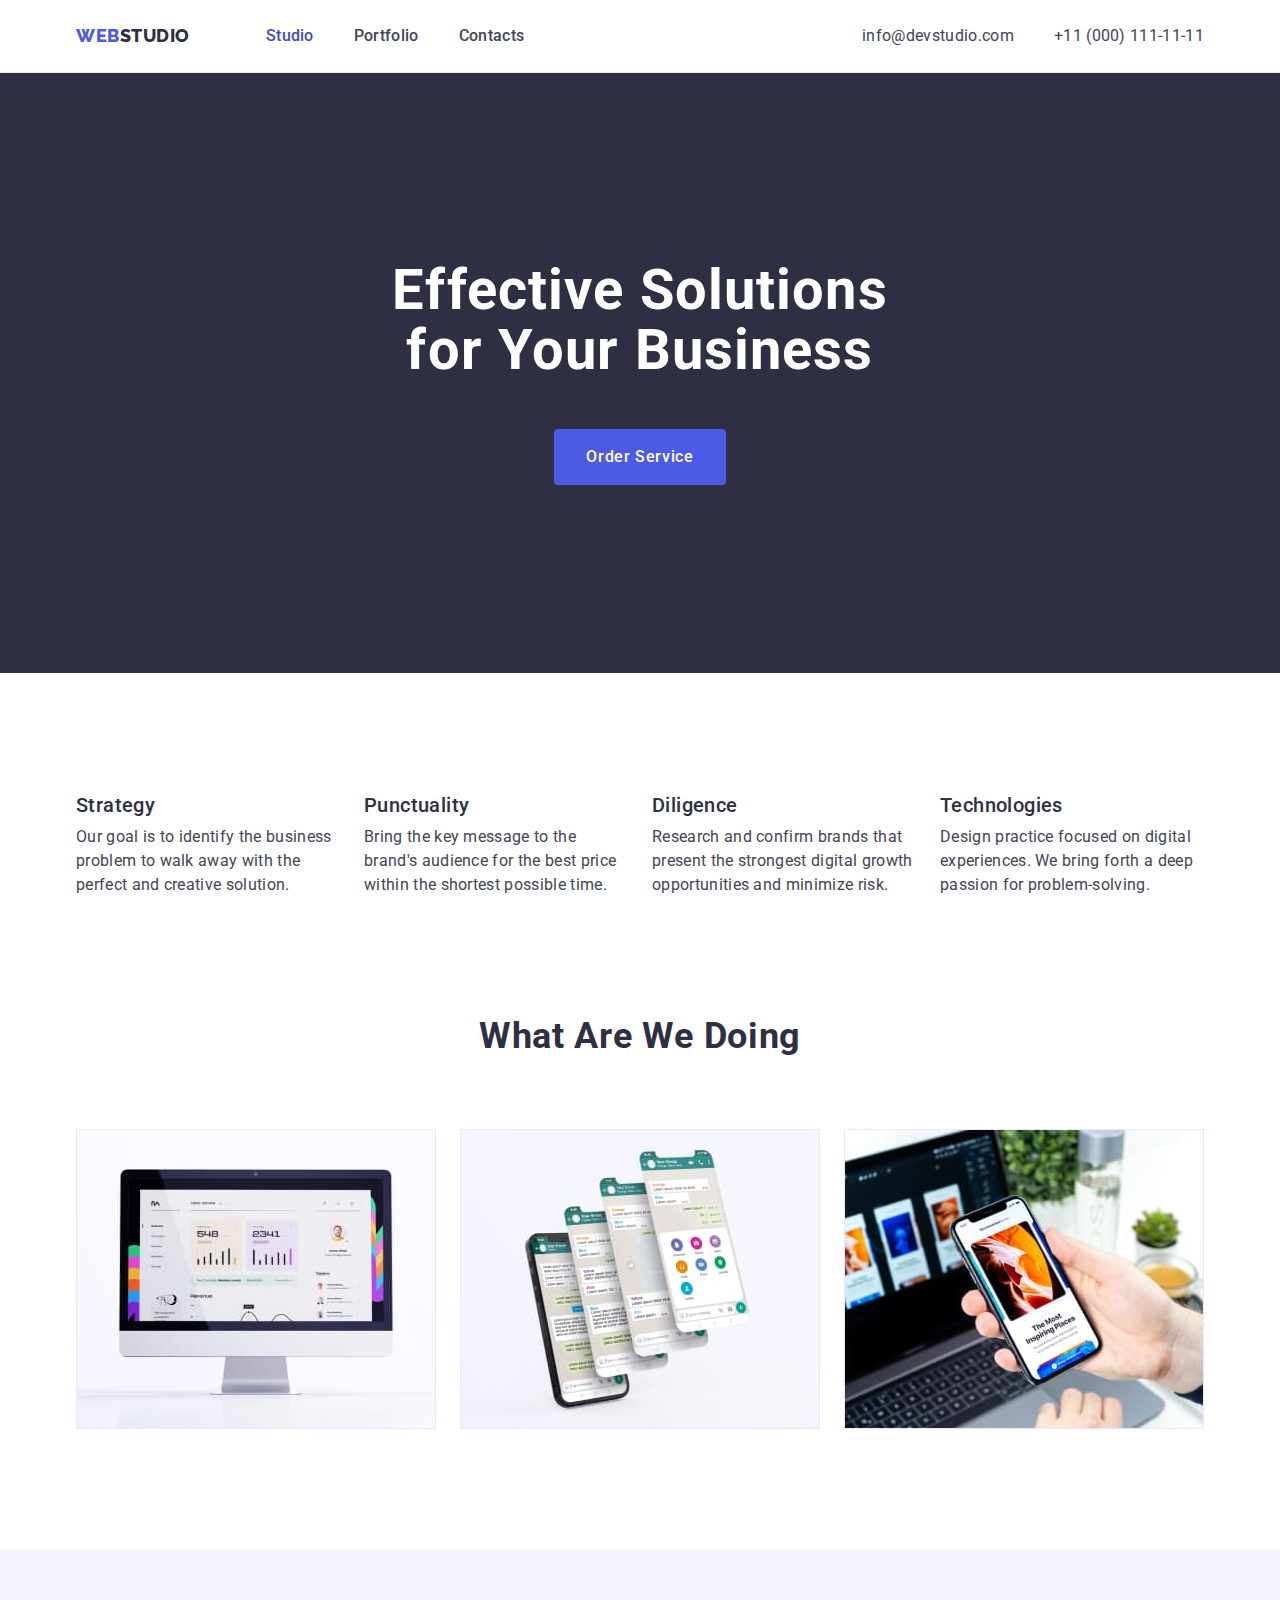
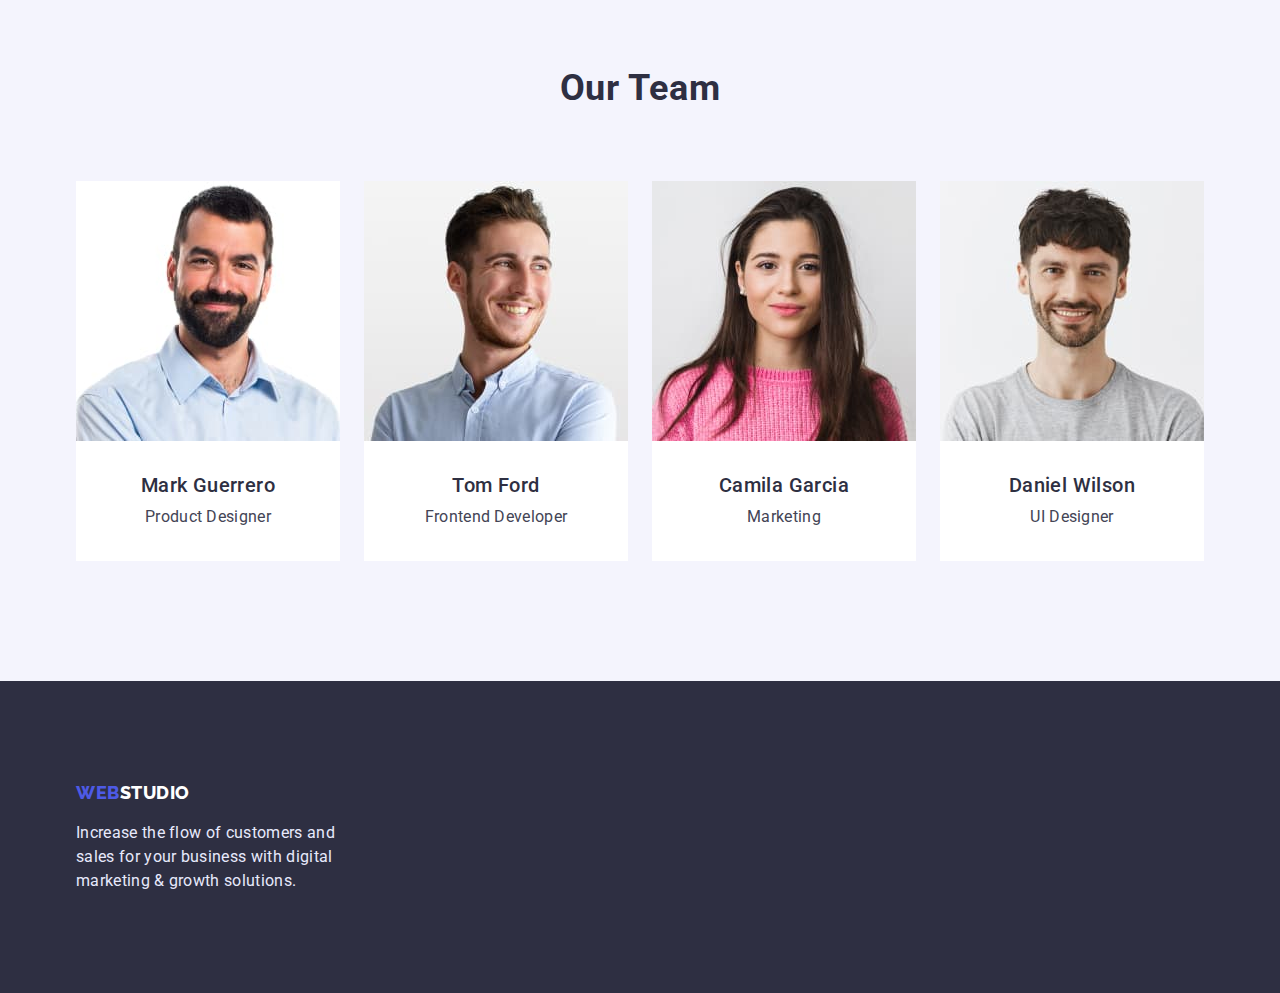
<file: index.html>
<!DOCTYPE html>
<html lang="en">
  <head>
    <meta charset="UTF-8" />
    <meta http-equiv="X-UA-Compatible" content="IE=edge" />
    <meta name="viewport" content="width=device-width, initial-scale=1.0" />
    <title>WebStudio</title>
    <!-- Fonts -->
    <link rel="preconnect" href="https://fonts.googleapis.com" />
    <link rel="preconnect" href="https://fonts.gstatic.com" crossorigin />
    <!-- Modern normalize -->
    <link
      rel="stylesheet"
      href="https://cdn.jsdelivr.net/npm/modern-normalize@1.1.0/modern-normalize.min.css"
    />
    <!-- Custom styles -->
    <link
      href="https://fonts.googleapis.com/css2?family=Raleway:wght@800&family=Roboto:wght@400;500;700&display=swap"
      rel="stylesheet"
    />
    <link rel="stylesheet" href="./css/styles.css" />
  </head>
  <body>
    <!--Header section-->
    <header class="page-header">
      <div class="container header-container">
        <nav class="page-nav">
          <a class="logo link" href="./index.html"
            ><span class="logo-part">Web</span>Studio</a
          >
          <ul class="menu list">
            <li class="menu-item">
              <a class="menu-link current link" href="./index.html">Studio</a>
            </li>
            <li class="menu-item">
              <a class="menu-link link" href="./portfolio.html">Portfolio</a>
            </li>
            <li class="menu-item">
              <a class="menu-link link" href="">Contacts</a>
            </li>
          </ul>
        </nav>
        <address class="contacts">
          <ul class="menu-contacts list">
            <li class="menu-contact-item">
              <a class="contact-link link" href="mailto:info@devstudio.com"
                >info@devstudio.com</a
              >
            </li>
            <li class="menu-contact-item">
              <a class="contact-link link" href="tel:+110001111111"
                >+11 (000) 111-11-11</a
              >
            </li>
          </ul>
        </address>
      </div>
    </header>

    <main>
      <!--Hero section-->
      <section class="hero">
        <div class="container">
          <h1 class="main-title">Effective Solutions for Your Business</h1>
          <button class="main-btn" type="button">Order Service</button>
        </div>
      </section>

      <!--Features section-->
      <section class="features section">
        <div class="container">
          <h2 class="visually-hidden">Features</h2>
          <ul class="features-list list card-set">
            <li class="feature-item card-set-item">
              <h3 class="subtitle">Strategy</h3>
              <p class="section-description">
                Our goal is to identify the business problem to walk away with
                the perfect and creative solution.
              </p>
            </li>
            <li class="feature-item card-set-item">
              <h3 class="subtitle">Punctuality</h3>
              <p class="section-description">
                Bring the key message to the brand's audience for the best price
                within the shortest possible time.
              </p>
            </li>
            <li class="feature-item card-set-item">
              <h3 class="subtitle">Diligence</h3>
              <p class="section-description">
                Research and confirm brands that present the strongest digital
                growth opportunities and minimize risk.
              </p>
            </li>
            <li class="feature-item card-set-item">
              <h3 class="subtitle">Technologies</h3>
              <p class="section-description">
                Design practice focused on digital experiences. We bring forth a
                deep passion for problem-solving.
              </p>
            </li>
          </ul>
        </div>
      </section>
      <!--What are we doing section-->
      <section class="products-section section">
        <div class="container">
          <h2 class="title">What are we doing</h2>
          <ul class="products-list list card-set">
            <li class="product-item card-set-item">
              <a class="product-link" href=""
                ><img
                  class="product-img"
                  src="./images/what-are-we-doing/img1.monitor.jpg"
                  alt="monitor"
                  width="360"
                  height="300"
              /></a>
            </li>
            <li class="product-item card-set-item">
              <a class="product-link" href=""
                ><img
                  class="product-img"
                  src="./images/what-are-we-doing/img2.smartphone.jpg"
                  alt="smartphone"
                  width="360"
                  height="300"
              /></a>
            </li>
            <li class="product-item card-set-item">
              <a class="product-link" href=""
                ><img
                  class="product-img"
                  src="./images/what-are-we-doing/img3.smartphone-in-hand.jpg"
                  alt="smartphone in hand"
                  width="360"
                  height="300"
              /></a>
            </li>
          </ul>
        </div>
      </section>
      <!--Our team section-->
      <section class="team-section section">
        <div class="container">
          <h2 class="title">Our Team</h2>
          <ul class="team-list list card-set">
            <li class="team-item card-set-item">
              <img
                class="team-img"
                src="./images/our-team/mark-guerrero.jpg"
                alt="Mark Guerrero"
                width="264"
                height="260"
              />
              <div class="team-wrapper">
                <h3 class="subtitle">Mark Guerrero</h3>
                <p class="section-description">Product Designer</p>
              </div>
            </li>
            <li class="team-item card-set-item">
              <img
                class="team-img"
                src="./images/our-team/tom-ford.jpg"
                alt="Tom Ford"
                width="264"
                height="260"
              />
              <div class="team-wrapper">
                <h3 class="subtitle">Tom Ford</h3>
                <p class="section-description">Frontend Developer</p>
              </div>
            </li>
            <li class="team-item card-set-item">
              <img
                class="team-img"
                src="./images/our-team/camila-garcia.jpg"
                alt="Camila Garcia"
                width="264"
                height="260"
              />
              <div class="team-wrapper">
                <h3 class="subtitle">Camila Garcia</h3>
                <p class="section-description">Marketing</p>
              </div>
            </li>
            <li class="team-item card-set-item">
              <img
                class="team-img"
                src="./images/our-team/daniel-wilson.jpg"
                alt="Daniel Wilson"
                width="264"
                height="260"
              />
              <div class="team-wrapper">
                <h3 class="subtitle">Daniel Wilson</h3>
                <p class="section-description">UI Designer</p>
              </div>
            </li>
          </ul>
        </div>
      </section>
    </main>

    <!--Footer section-->
    <footer class="footer-section">
      <div class="container">
        <a class="logo logo-light link" href="./index.html"
          ><span class="logo-part">Web</span>Studio</a
        >
        <p
          class="section-description section-description-light footer-description"
        >
          Increase the flow of customers and sales for your business with
          digital marketing & growth solutions.
        </p>
      </div>
    </footer>
  </body>
</html>
</file>
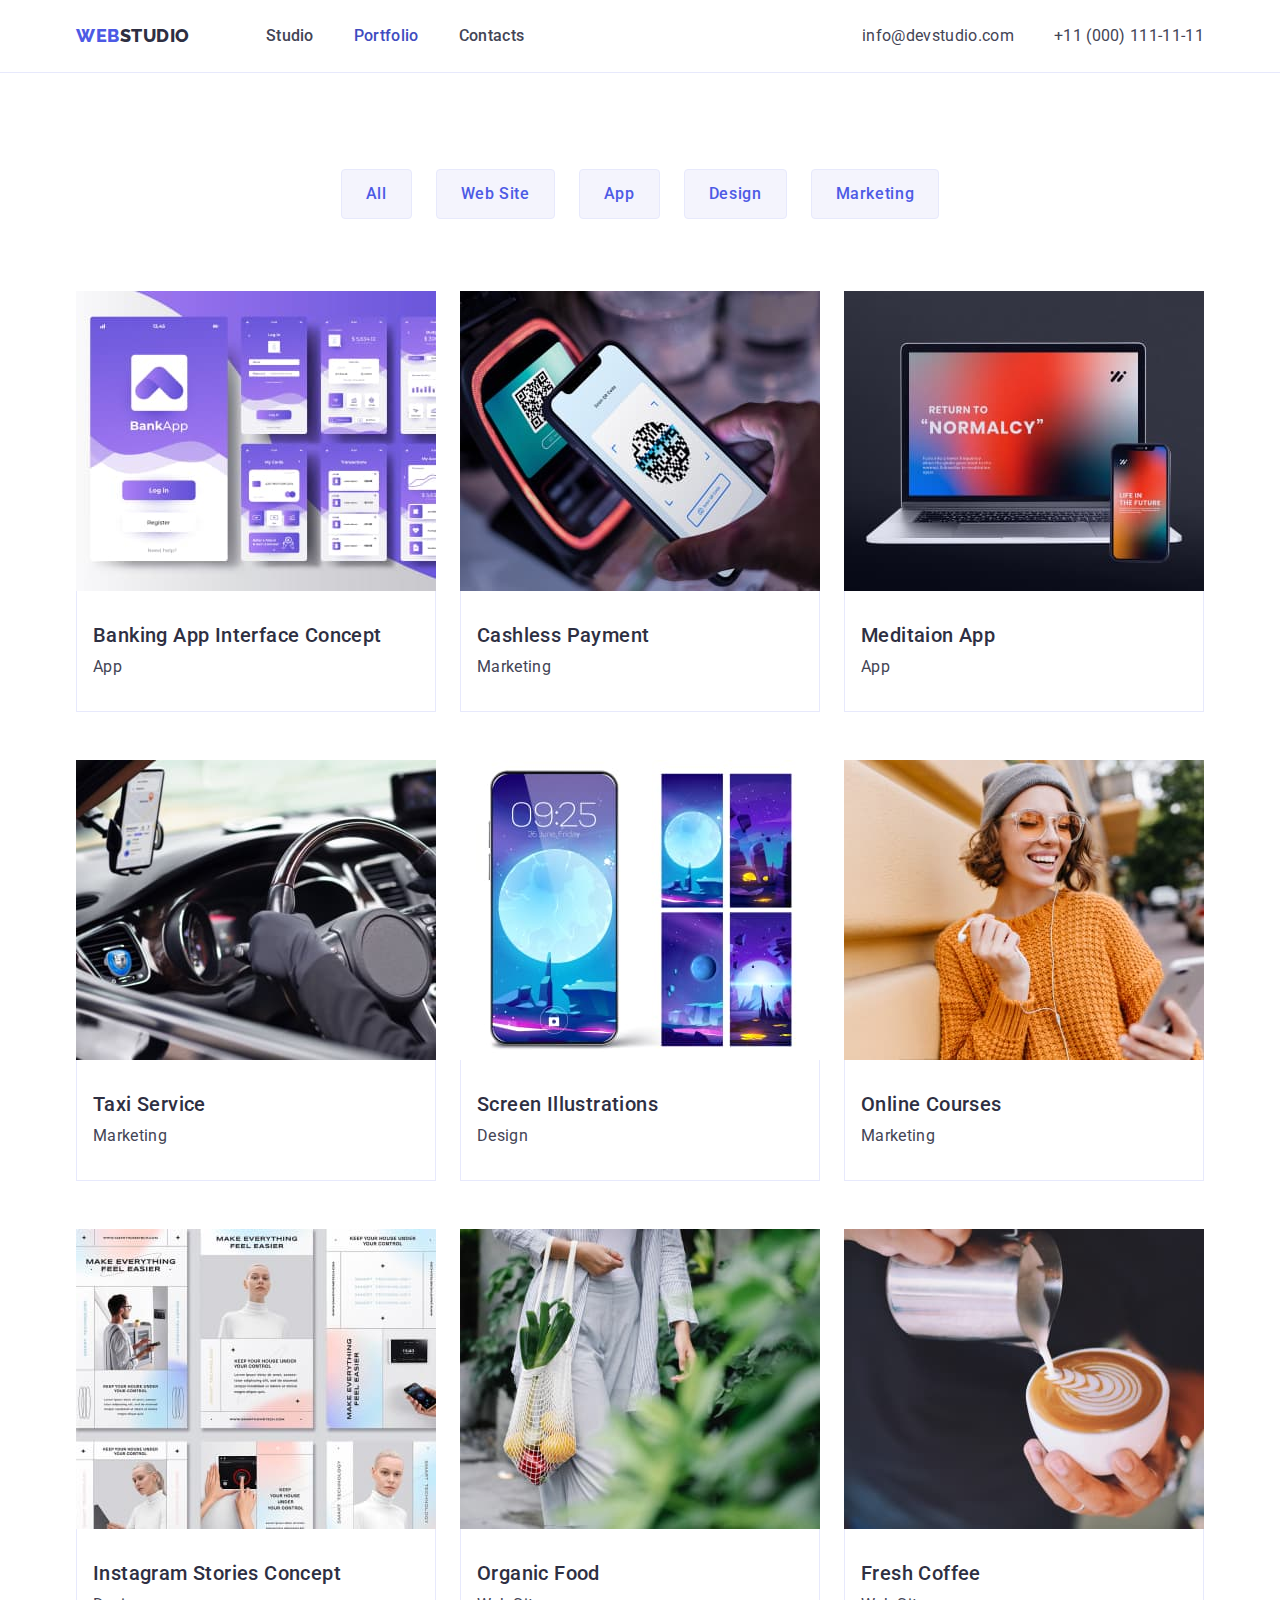
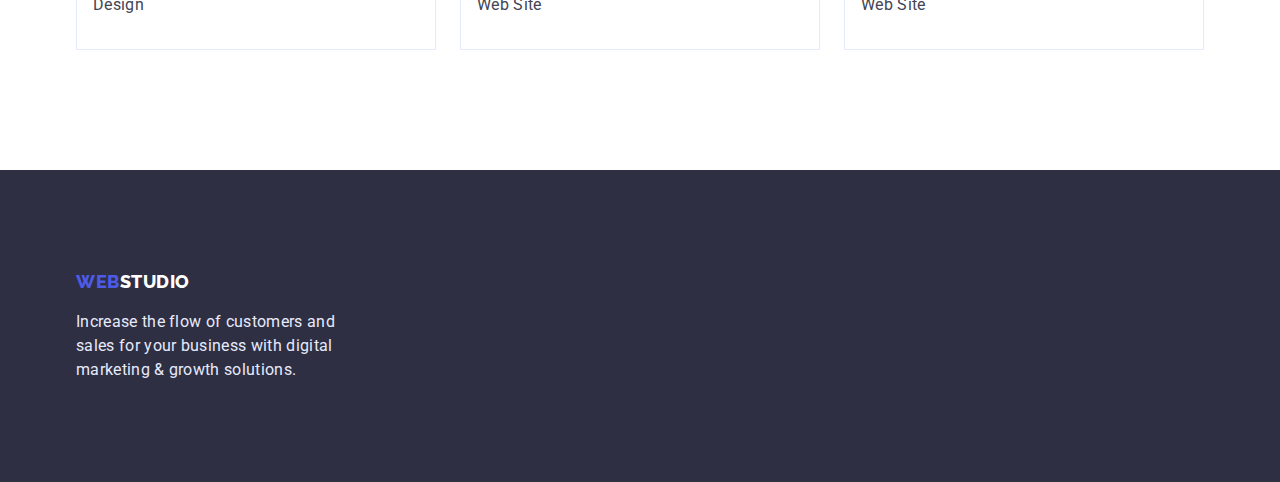
<file: portfolio.html>
<!DOCTYPE html>
<html lang="en">
  <head>
    <meta charset="UTF-8" />
    <meta http-equiv="X-UA-Compatible" content="IE=edge" />
    <meta name="viewport" content="width=device-width, initial-scale=1.0" />
    <title>WebStudio</title>
    <!-- Fonts -->
    <link rel="preconnect" href="https://fonts.googleapis.com" />
    <link rel="preconnect" href="https://fonts.gstatic.com" crossorigin />
    <link
      href="https://fonts.googleapis.com/css2?family=Raleway:wght@800&family=Roboto:wght@400;500;700&display=swap"
      rel="stylesheet"
    />
    <!-- Modern normalize -->
    <link
      rel="stylesheet"
      href="https://cdn.jsdelivr.net/npm/modern-normalize@1.1.0/modern-normalize.min.css"
    />
    <!-- Custom styles -->
    <link rel="stylesheet" href="./css/styles.css" />
  </head>
  <body>
    <!--Header section-->
    <header class="page-header">
      <div class="container header-container">
        <nav class="page-nav">
          <a class="logo link" href="./index.html"
            ><span class="logo-part">Web</span>Studio</a
          >
          <ul class="menu list">
            <li class="menu-item">
              <a class="menu-link link" href="./index.html">Studio</a>
            </li>
            <li class="menu-item">
              <a class="menu-link current link" href="./portfolio.html"
                >Portfolio</a
              >
            </li>
            <li class="menu-item">
              <a class="menu-link link" href="">Contacts</a>
            </li>
          </ul>
        </nav>
        <address class="contacts">
          <ul class="menu-contacts list">
            <li class="menu-contact-item">
              <a class="contact-link link" href="mailto:info@devstudio.com"
                >info@devstudio.com</a
              >
            </li>
            <li class="menu-contact-item">
              <a class="contact-link link" href="tel:+110001111111"
                >+11 (000) 111-11-11</a
              >
            </li>
          </ul>
        </address>
      </div>
    </header>

    <main>
      <!-- Portfolio -->
      <section class="portfoio-section">
        <div class="container">
          <h1 class="visually-hidden">Portfolio</h1>
          <ul class="filters-list list">
            <li class="filter-item">
              <button class="filter-btn" type="button">All</button>
            </li>
            <li class="filter-item">
              <button class="filter-btn" type="button">Web Site</button>
            </li>
            <li class="filter-item">
              <button class="filter-btn" type="button">App</button>
            </li>
            <li class="filter-item">
              <button class="filter-btn" type="button">Design</button>
            </li>
            <li class="filter-item">
              <button class="filter-btn" type="button">Marketing</button>
            </li>
          </ul>
          <ul class="portfolio-list list card-set">
            <li class="portfolio-item card-set-item">
              <a class="portfolio-link link" href="">
                <img
                  class="portfolio-img"
                  src="./images/portfolio/banking-app.jpg"
                  alt="banking-app"
                  width="360"
                  height="300"
                />
                <div class="portfolio-wrapper">
                  <h2 class="subtitle">Banking App Interface Concept</h2>
                  <p class="section-description">App</p>
                </div>
              </a>
            </li>
            <li class="portfolio-item card-set-item">
              <a class="portfolio-link link" href="">
                <img
                  class="portfolio-img"
                  src="./images/portfolio/cashless-payment.jpg"
                  alt="paypass"
                  width="360"
                  height="300"
                />
                <div class="portfolio-wrapper">
                  <h2 class="subtitle">Cashless Payment</h2>
                  <p class="section-description">Marketing</p>
                </div>
              </a>
            </li>
            <li class="portfolio-item card-set-item">
              <a class="portfolio-link link" href="">
                <img
                  class="portfolio-img"
                  src="./images/portfolio/meditaion-app.jpg"
                  alt="laptop-and-smartphone-with-inscription-return-to-normalcy"
                  width="360"
                  height="300"
                />
                <div class="portfolio-wrapper">
                  <h2 class="subtitle">Meditaion App</h2>
                  <p class="section-description">App</p>
                </div>
              </a>
            </li>
            <li class="portfolio-item card-set-item">
              <a class="portfolio-link link" href="">
                <img
                  class="portfolio-img"
                  src="./images/portfolio/taxi-service.jpg"
                  alt="hands-on-the-car-steering-wheel"
                  width="360"
                  height="300"
                />
                <div class="portfolio-wrapper">
                  <h2 class="subtitle">Taxi Service</h2>
                  <p class="section-description">Marketing</p>
                </div>
              </a>
            </li>
            <li class="portfolio-item card-set-item">
              <a class="portfolio-link link" href="">
                <img
                  class="portfolio-img"
                  src="./images/portfolio/screen-illustrations.jpg"
                  alt="smartphone-screensavers"
                  width="360"
                  height="300"
                />
                <div class="portfolio-wrapper">
                  <h2 class="subtitle">Screen Illustrations</h2>
                  <p class="section-description">Design</p>
                </div>
              </a>
            </li>
            <li class="portfolio-item card-set-item">
              <a class="portfolio-link link" href="">
                <img
                  class="portfolio-img"
                  src="./images/portfolio/online-courses.jpg"
                  alt="girl-with-a-smartphone"
                  width="360"
                  height="300"
                />
                <div class="portfolio-wrapper">
                  <h2 class="subtitle">Online Courses</h2>
                  <p class="section-description">Marketing</p>
                </div>
              </a>
            </li>
            <li class="portfolio-item card-set-item">
              <a class="portfolio-link link" href="">
                <img
                  class="portfolio-img"
                  src="./images/portfolio/instagram-stories-concept.jpg"
                  alt="instagram-stories"
                  width="360"
                  height="300"
                />
                <div class="portfolio-wrapper">
                  <h2 class="subtitle">Instagram Stories Concept</h2>
                  <p class="section-description">Design</p>
                </div>
              </a>
            </li>
            <li class="portfolio-item card-set-item">
              <a class="portfolio-link link" href="">
                <img
                  class="portfolio-img"
                  src="./images/portfolio/organic-food.jpg"
                  alt="girl-with-a-bag-of-fruit"
                  width="360"
                  height="300"
                />
                <div class="portfolio-wrapper">
                  <h2 class="subtitle">Organic Food</h2>
                  <p class="section-description">Web Site</p>
                </div>
              </a>
            </li>
            <li class="portfolio-item card-set-item">
              <a class="portfolio-link link" href="">
                <img
                  class="portfolio-img"
                  src="./images/portfolio/fresh-coffee.jpg"
                  alt="cup-of-coffee"
                  width="360"
                  height="300"
                />
                <div class="portfolio-wrapper">
                  <h2 class="subtitle">Fresh Coffee</h2>
                  <p class="section-description">Web Site</p>
                </div>
              </a>
            </li>
          </ul>
        </div>
      </section>
    </main>

    <!--Footer section-->
    <footer class="footer-section">
      <div class="container">
        <a class="logo logo-light link" href="./index.html"
          ><span class="logo-part">Web</span>Studio</a
        >
        <p
          class="section-description section-description-light footer-description"
        >
          Increase the flow of customers and sales for your business with
          digital marketing & growth solutions.
        </p>
      </div>
    </footer>
  </body>
</html>
</file>
<file: css/styles.css>
/* reset */
h1, h2, h3, h4, p {
margin: 0;
}

ul {
    margin: 0;
    padding: 0;
}

button {
    cursor: pointer;
}

img {
    display: block;
    max-width: 100%;
    height: auto;
}

.visually-hidden {
    position: absolute;
    width: 1px;
    height: 1px;
    margin: -1px;
    border: 0;
    padding: 0;

    white-space: nowrap;
    clip-path: inset(100%);
    clip: rect(0 0 0 0);
    overflow: hidden;
}

.list {
    list-style: none;
}

.link {
    text-decoration: none;
    color: currentColor;
}
/* /reset */
/* base style */
:root {
    /* Font */
    --primary-font: 'Roboto', sans-serif;
    --secondary-font: 'Raleway', sans-serif;
    /* Text color */
    --primary-slate-txt-color: #434455;
    --secondary-dark-txt-color: #2E2F42;
    --accent-ocean-txt-color: #404BBF;
    --descr-ligh-txt-color: #E7E9FC;
    --iris-brand-txt-color: #4D5AE5;
    --white-txt-color: #FFFFFF;
    /* Background color */
    --dark-bcg-color: #2E2F42;
    --light-bcg-color: #F4F4FD;
    --white-bcg-color: #FFFFFF;
    --iris-bcg-color: #4D5AE5;
    --ocean-bcg-color: #404BBF;
    /* Others */
    --radius: 4px;
    --indent: 24px;
    --items: 3;
}

body {
    font-family: var(--primary-font);
    color: var(--primary-slate-txt-color);
}

.section {
    padding-top: 120px;
    padding-bottom: 120px;
}

.container {
    width: 1158px;
    padding-left: 15px;
    padding-right: 15px;
    margin-left: auto;
    margin-right: auto;


    /* outline: 2px solid red;
    outline-offset: -2px; */
}
/* ============Components============= */
.title {
    margin-bottom: 72px;

    font-weight: 700;
    font-size: 36px;
    line-height: 1.11;
    text-align: center;
    letter-spacing: 0.02em;
    text-transform: capitalize;
    color: var(--secondary-dark-txt-color);
}

.subtitle {
    margin-bottom: 8px;

    font-weight: 500;
    font-size: 20px;
    line-height: 1.2;
    letter-spacing: 0.02em;
    color: var(--secondary-dark-txt-color);
}

.section-description {
    font-size: 16px;
    line-height: 1.5;
    letter-spacing: 0.02em;
}
/* ======Card set===== */
.card-set {
    display: flex;
    flex-wrap: wrap;
    gap: var(--indent);
}

.card-set-item {
    flex-basis: calc((100% - (var(--indent) * (var(--items) - 1))) / var(--items));
}
/* ============/Components============= */

/* ============Header============= */
.page-header {
    border-bottom: 1px solid var(--descr-ligh-txt-color);
}

.header-container {
    display: flex;
    
}

.page-nav {
    display: flex;
    align-items: center;
}

.logo {
    margin-right: 76px;

    font-family: 'Raleway', sans-serif;
    font-weight: 800;
    font-size: 18px;
    line-height: 1.33;
    letter-spacing: 0.03em;
    text-transform: uppercase;
    color: var(--secondary-dark-txt-color);
}
.logo-part {
    color: var(--iris-brand-txt-color);
}

.menu {
    display: flex;
    gap: 40px;
}

/* .menu-item + .menu-item {
    margin-left: 40px;
} */

.menu-link {
    display: block;
    padding-top: 24px;
    padding-bottom: 24px;

    font-weight: 500;
    font-size: 16px;
    line-height: 1.5;
    letter-spacing: 0.02em; 
}
.menu-link:hover,
.menu-link:focus {
    color: var(--accent-ocean-txt-color);
}

.menu-link.current {
    color: var(--accent-ocean-txt-color);
}

.contacts {
    margin-left: auto;
}

.menu-contacts {
    display: flex;
    gap: 40px;
}

/* .menu-contact-item + .menu-contact-item {
    margin-left: 40px;
} */

.contact-link{
    display: block;
    padding-top: 24px;
    padding-bottom: 24px;

    font-style: normal;
    font-weight: 400;
    font-size: 16px;
    line-height: 1.5;
    letter-spacing: 0.02em;
}
.contact-link:hover,
.contact-link:focus {
    color: var(--accent-ocean-txt-color);
}
/* ============/Header============= */

/* ============Hero============= */
.hero {
    background-color: var(--dark-bcg-color);
    text-align: center;
    padding-top: 188px;
    padding-bottom: 188px;
}

.main-title {
    margin-bottom: 48px;
    max-width: 496px;
    margin-left: auto;
    margin-right: auto;

    font-weight: 700;
    font-size: 56px;
    line-height: 1.07;
    letter-spacing: 0.02em;
    color: var(--white-txt-color);
}

.main-btn {
    display: inline-block;
    min-width: 169px;
    border: none;
    border-radius: var(--radius);
    padding: 16px 32px;

    font-weight: 500;
    font-size: 16px;
    line-height: 1.5;
    letter-spacing: 0.04em;
    color: var(--white-txt-color);
    background-color: var(--iris-bcg-color);
}
.main-btn:hover,
.main-btn:focus {
    background-color: var(--ocean-bcg-color);
}
/* ============/Hero============= */

/* =========Features section=========== */
.features-list {
    --items: 4;
}
    /* display: flex;
    gap: 24px;
}

.feature-item {
    flex-basis: calc((100% - var(--indent)*(var(--items)-1)) / var(--items));
} */
.features {
    padding-bottom: 0;
}

/* =========/Features section=========== */

/* ======What are we doing section======= */


/* ======What are we doing section======= */

/* ============Our team section============ */
.team-wrapper {
    padding-top: 32px;
    padding-bottom: 32px;
    padding-right: 16px;
    padding-left: 16px;
    text-align: center;
}

.team-list {
    --items: 4;
}
.team-section {
    background-color: var(--light-bcg-color);
}

.team-item {
    background-color: var(--white-bcg-color);
}
/* ============/Our team section============ */

/* ==========Portfolio============= */
.portfoio-section {
    padding-top: 96px;
    padding-bottom: 120px;
}

.filters-list {
    display: flex;
    justify-content: center;
    margin-bottom: 72px;
    gap: 24px;
}

.filter-btn {
    border: 1px solid var(--descr-ligh-txt-color);
    border-radius: var(--radius);
    padding: 12px 24px;

    font-weight: 500;
    font-size: 16px;
    line-height: 1.5;
    letter-spacing: 0.04em;
    align-items: center;
    text-align: center;
    color: var(--iris-brand-txt-color);
    background-color: var(--light-bcg-color);
    
}

.filter-btn:hover,
.filter-btn:focus {
    background-color: var(--ocean-bcg-color);
    color: var(--white-txt-color);
}

.portfolio-wrapper {
    padding-top: 32px;
    padding-bottom: 32px;
    padding-right: 16px;
    padding-left: 16px;
   
    border: 1px solid var(--descr-ligh-txt-color);
    border-top: none;
}

.portfolio-list {
    row-gap: 48px;
}


/* ==========/Portfolio============= */

/* ============footer============ */
.footer-section {
    padding-top: 100px;
    padding-bottom: 100px;

    background-color: var(--dark-bcg-color);
}

.logo-light {
    color: var(--white-txt-color);
}
.footer-description {
    max-width: 264px;
    margin-top: 16px;
}
.section-description-light {
    color: var(--descr-ligh-txt-color)
}

/* ============footer============ */
</file>
